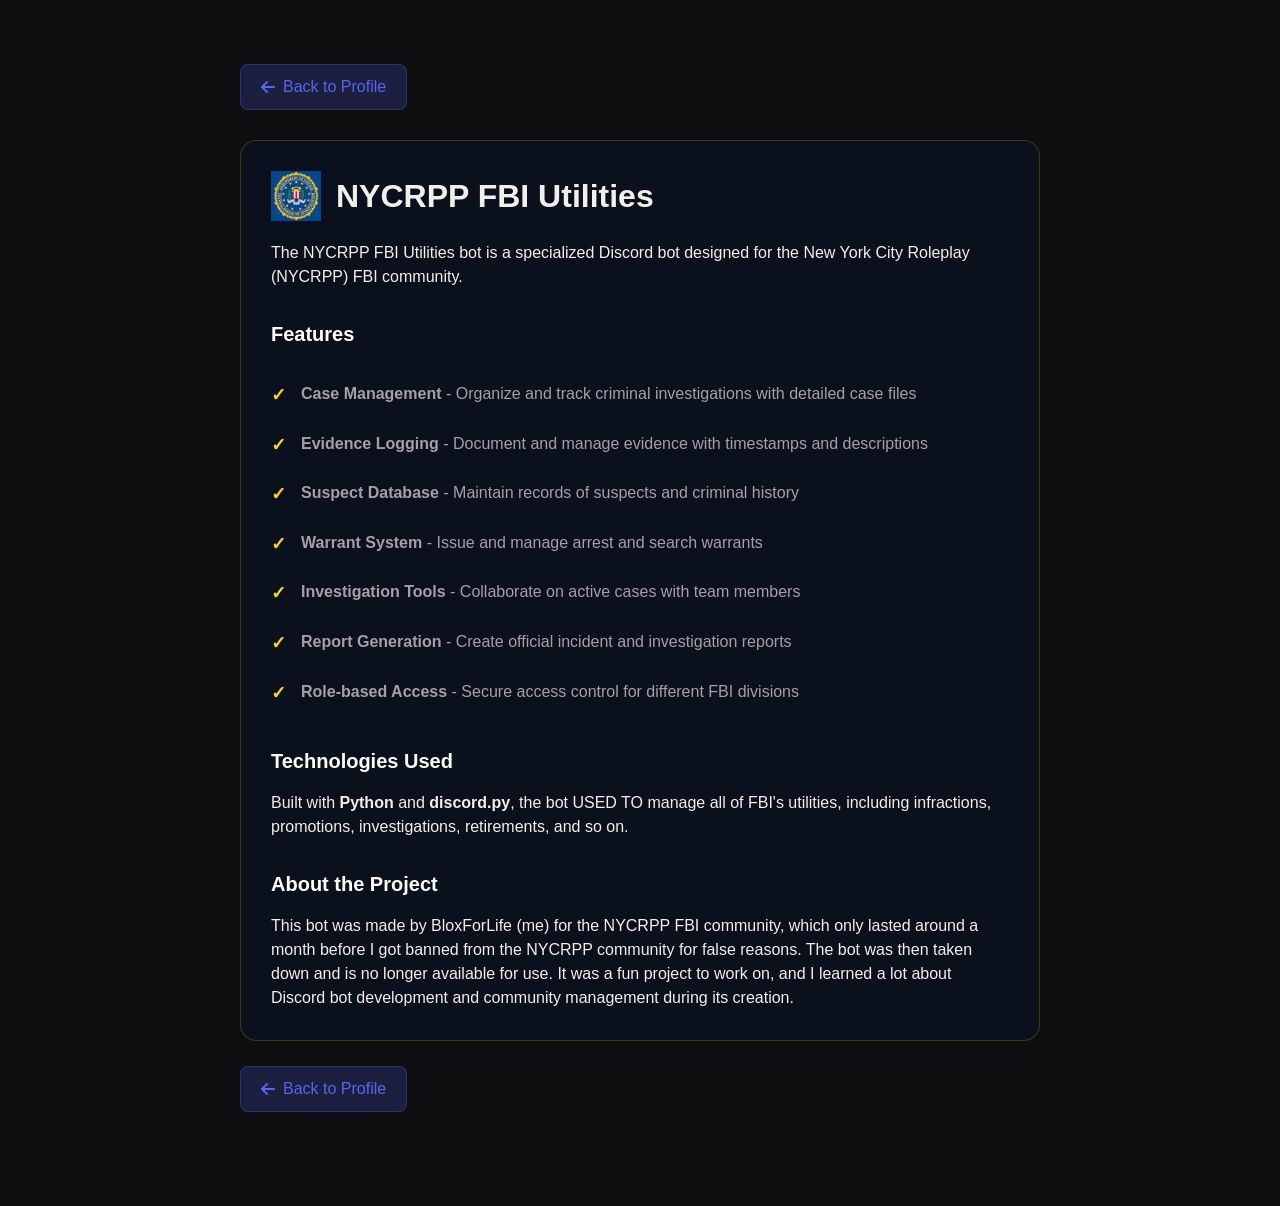
<file: fbi.html>
<!DOCTYPE html>
<html lang="en">
<head>
    <meta charset="UTF-8">
    <meta name="viewport" content="width=device-width, initial-scale=1.0">
    <title>FBI Utilities - BloxForLife</title>
    <link rel="stylesheet" href="style.css">
    <link rel="stylesheet" href="https://cdnjs.cloudflare.com/ajax/libs/font-awesome/6.4.0/css/all.min.css">
    <style>
        .back-btn {
            display: inline-flex;
            align-items: center;
            gap: 8px;
            padding: 10px 20px;
            background: rgba(88, 101, 242, 0.2);
            border: 1px solid rgba(88, 101, 242, 0.3);
            border-radius: 8px;
            color: #5865F2;
            text-decoration: none;
            margin-bottom: 30px;
            transition: 0.2s;
        }
        .back-btn:hover {
            background: rgba(88, 101, 242, 0.3);
        }
        .project-detail {
            background: rgba(0, 40, 104, 0.15);
            border: 1px solid rgba(255, 215, 0, 0.2);
            border-radius: 16px;
            padding: 30px;
            margin-bottom: 25px;
        }
        .project-detail h2 {
            display: flex;
            align-items: center;
            gap: 15px;
            font-size: 32px;
            margin-bottom: 20px;
        }
        .project-detail-logo {
            width: 50px;
            height: 50px;
        }
        .features-list {
            list-style: none;
            margin: 20px 0;
        }
        .features-list li {
            padding: 12px 0;
            padding-left: 30px;
            position: relative;
            color: #a1a1aa;
            line-height: 1.6;
        }
        .features-list li:before {
            content: "✓";
            position: absolute;
            left: 0;
            color: #FFD700;
            font-weight: bold;
            font-size: 18px;
        }
    </style>
</head>
<body>
    <div class="bg-grid"></div>

    <div class="container">
        <div class="profile-card" style="max-width: 800px;">
            <a href="index.html" class="back-btn">
                <i class="fa-solid fa-arrow-left"></i> Back to Profile
            </a>

            <div class="project-detail animate-up">
                <h2>
                    <img src="FBI.png" alt="FBI Logo" class="project-detail-logo">
                    NYCRPP FBI Utilities
                </h2>
                
                <p class="section-body" style="margin-bottom: 20px;">
                    The NYCRPP FBI Utilities bot is a specialized Discord bot designed for the New York City Roleplay (NYCRPP) FBI community.
                </p>

                <h3 style="color: #fff; font-size: 20px; margin-top: 30px; margin-bottom: 15px;">Features</h3>
                <ul class="features-list">
                    <li><strong>Case Management</strong> - Organize and track criminal investigations with detailed case files</li>
                    <li><strong>Evidence Logging</strong> - Document and manage evidence with timestamps and descriptions</li>
                    <li><strong>Suspect Database</strong> - Maintain records of suspects and criminal history</li>
                    <li><strong>Warrant System</strong> - Issue and manage arrest and search warrants</li>
                    <li><strong>Investigation Tools</strong> - Collaborate on active cases with team members</li>
                    <li><strong>Report Generation</strong> - Create official incident and investigation reports</li>
                    <li><strong>Role-based Access</strong> - Secure access control for different FBI divisions</li>
                </ul>

                <h3 style="color: #fff; font-size: 20px; margin-top: 30px; margin-bottom: 15px;">Technologies Used</h3>
                <p class="section-body">
                    Built with <strong>Python</strong> and <strong>discord.py</strong>, the bot USED TO manage all of FBI's utilities, including infractions, promotions, investigations, retirements, and so on.
                </p>

                <h3 style="color: #fff; font-size: 20px; margin-top: 30px; margin-bottom: 15px;">About the Project</h3>
                <p class="section-body">
                    This bot was made by BloxForLife (me) for the NYCRPP FBI community, which only lasted around a month before I got banned from the NYCRPP community for false reasons. The bot was then taken down and is no longer available for use. It was a fun project to work on, and I learned a lot about Discord bot development and community management during its creation.
                </p>
            </div>

            <a href="index.html" class="back-btn">
                <i class="fa-solid fa-arrow-left"></i> Back to Profile
            </a>
        </div>
    </div>
</body>
</html>
</file>
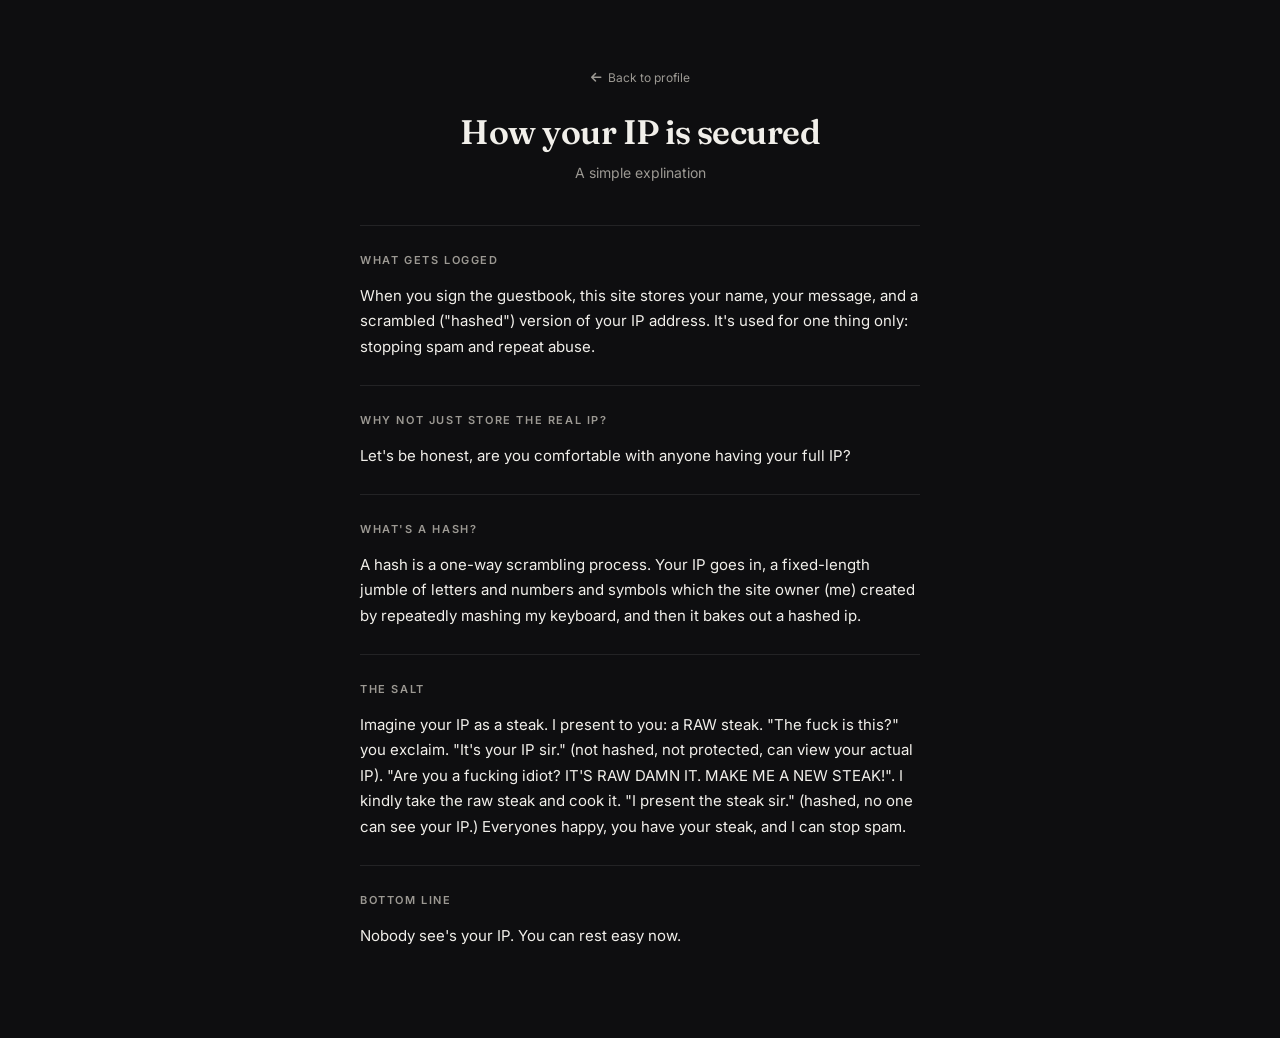
<file: ip-security.html>
<!DOCTYPE html>
<html lang="en">
<head>
    <meta charset="UTF-8">
    <meta name="viewport" content="width=device-width, initial-scale=1.0">
    <title>How your IP is secured — BloxForLife</title>
    <link rel="stylesheet" href="style.css">
    <link rel="stylesheet" href="https://cdnjs.cloudflare.com/ajax/libs/font-awesome/6.4.0/css/all.min.css">
    <link rel="preconnect" href="https://fonts.googleapis.com">
    <link rel="preconnect" href="https://fonts.gstatic.com" crossorigin>
    <link href="https://fonts.googleapis.com/css2?family=Fraunces:opsz,wght@9..144,500;9..144,600&family=Inter:wght@400;500;600;700&display=swap" rel="stylesheet">
</head>
<body>
    <div class="container">
        <div class="profile animate-in">

            <header class="profile-header">
                <a href="index.html" class="back-link"><i class="fa-solid fa-arrow-left"></i> Back to profile</a>
                <h1>How your IP is secured</h1>
                <p class="tagline">A simple explination</p>
            </header>

            <div class="divider"></div>

            <section class="profile-section">
                <div class="eyebrow">What gets logged</div>
                <p class="section-copy">When you sign the guestbook, this site stores your name, your message, and a scrambled ("hashed") version of your IP address. It's used for one thing only: stopping spam and repeat abuse.</p>
            </section>

            <div class="divider"></div>

            <section class="profile-section">
                <div class="eyebrow">Why not just store the real IP?</div>
                <p class="section-copy">Let's be honest, are you comfortable with anyone having your full IP?</p>
            </section>

            <div class="divider"></div>

            <section class="profile-section">
                <div class="eyebrow">What's a hash?</div>
                <p class="section-copy">A hash is a one-way scrambling process. Your IP goes in, a fixed-length jumble of letters and numbers and symbols which the site owner (me) created by repeatedly mashing my keyboard, and then it bakes out a hashed ip.</p>
            </section>

            <div class="divider"></div>

            <section class="profile-section">
                <div class="eyebrow">The salt</div>
                <p class="section-copy">Imagine your IP as a steak. I present to you: a RAW steak. "The fuck is this?" you exclaim. "It's your IP sir." (not hashed, not protected, can view your actual IP). "Are you a fucking idiot? IT'S RAW DAMN IT. MAKE ME A NEW STEAK!". I kindly take the raw steak and cook it. "I present the steak sir." (hashed, no one can see your IP.) Everyones happy, you have your steak, and I can stop spam.
                </p>
            </section>

            <div class="divider"></div>

            <section class="profile-section">
                <div class="eyebrow">Bottom line</div>
                <p class="section-copy">Nobody see's your IP. You can rest easy now.</p>
            </section>

        </div>
    </div>
</body>
</html>
</file>
<file: style.css>
:root {
    --ink: #0E0E10;
    --surface: #16171A;
    --border: rgba(255, 255, 255, 0.09);
    --text: #F1EFEA;
    --text-muted: #9C9993;
    --accent: #C79A56;
    --accent-soft: rgba(199, 154, 86, 0.12);
}

* { margin: 0; padding: 0; box-sizing: border-box; }

body {
    background: var(--ink);
    color: var(--text);
    font-family: 'Inter', sans-serif;
    display: flex;
    justify-content: center;
    min-height: 100vh;
    padding: 64px 20px;
    line-height: 1.5;
}

/* --- Enter overlay --- */
#console-loader {
    position: fixed; inset: 0;
    background: var(--ink);
    z-index: 9999;
    display: flex; justify-content: center; align-items: center;
    cursor: pointer;
    transition: opacity 0.5s ease, visibility 0.5s ease;
}
#console-loader.fade-out { opacity: 0; visibility: hidden; }

.enter-box { display: flex; flex-direction: column; align-items: center; gap: 10px; }
.enter-title {
    font-family: 'Fraunces', serif;
    font-size: 22px;
    font-weight: 600;
    color: var(--text);
    animation: pulse 1.6s ease-in-out infinite;
}
.enter-subtitle { font-size: 13px; color: var(--text-muted); }
@keyframes pulse { 0%, 100% { opacity: 1; } 50% { opacity: 0.5; } }

/* --- Layout --- */
.container { width: 100%; display: flex; justify-content: center; }
.profile { width: 560px; max-width: 100%; }

.animate-in { animation: fadeUp 0.6s cubic-bezier(0.25, 1, 0.5, 1) both; }
@keyframes fadeUp { from { opacity: 0; transform: translateY(14px); } to { opacity: 1; transform: translateY(0); } }

/* --- Header --- */
.profile-header { text-align: center; padding-bottom: 28px; }

.pfp-wrapper { display: inline-block; margin-bottom: 18px; }
.avatar {
    width: 84px; height: 84px;
    border-radius: 50%;
    object-fit: cover;
    border: 1px solid var(--border);
    box-shadow: 0 8px 24px rgba(0, 0, 0, 0.4);
}

h1 {
    font-family: 'Fraunces', serif;
    font-size: 34px;
    font-weight: 600;
    letter-spacing: -0.5px;
    margin-bottom: 4px;
}

.badge-row { display: flex; justify-content: center; align-items: center; gap: 6px; margin: 2px 0 8px; }
.discord-badge { width: 20px; height: 20px; object-fit: contain; cursor: pointer; transition: transform 0.15s ease, opacity 0.15s ease; }
.discord-badge:hover, .discord-badge.active { transform: scale(1.25); }
.badge-row:has(.active) .discord-badge:not(.active) { opacity: 0.5; }
.badge-tip { font-size: 11px; color: var(--accent); margin: -2px 0 8px; }

.discord-bio {
    margin-top: 12px;
    padding: 10px 12px;
    background: var(--surface);
    border: 1px solid var(--border);
    border-radius: 8px;
}
.discord-bio-label { display: flex; align-items: center; gap: 6px; font-size: 11px; color: var(--text-muted); margin-bottom: 4px; }
.discord-bio-label i { color: #5865F2; font-size: 13px; }
.discord-bio-text { font-size: 13px; line-height: 1.6; color: var(--text); white-space: pre-line; overflow-wrap: anywhere; }

.tagline { font-size: 14px; color: var(--text-muted); margin-bottom: 14px; }

.status-row { display: flex; align-items: center; justify-content: center; gap: 8px; margin-bottom: 10px; }
.live-dot { width: 8px; height: 8px; border-radius: 50%; background: #80848e; box-shadow: 0 0 6px currentColor; }
.custom-status-pill {
    display: inline-flex; align-items: center; gap: 6px;
    background: var(--surface);
    border: 1px solid var(--border);
    padding: 4px 12px;
    border-radius: 20px;
    font-size: 12px;
    line-height: 1;
    color: var(--text-muted);
}
#custom-status-text { line-height: 1; display: inline-flex; align-items: center; }
.status-emoji { width: 14px; height: 14px; display: block; }
#custom-status-emoji { display: inline-flex; align-items: center; justify-content: center; line-height: 1; font-size: 1em; }

.meta-line { font-size: 12px; color: var(--text-muted); margin-bottom: 14px; letter-spacing: 0.2px; display: flex; align-items: center; justify-content: center; flex-wrap: wrap; gap: 4px; }
#weather-info { display: inline-flex; align-items: center; gap: 4px; line-height: 1; }

.donate-pill {
    display: inline-block;
    font-size: 12px;
    color: var(--accent);
    background: var(--accent-soft);
    border: 1px solid rgba(199, 154, 86, 0.25);
    padding: 6px 14px;
    border-radius: 20px;
}

/* --- Sections --- */
.divider { height: 1px; background: var(--border); }
.profile-section { padding: 26px 0; }

.eyebrow {
    font-size: 11px;
    font-weight: 600;
    letter-spacing: 1.6px;
    text-transform: uppercase;
    color: var(--text-muted);
    margin-bottom: 14px;
}

.section-copy { font-size: 15px; line-height: 1.7; color: var(--text); }

.stack-line { display: flex; align-items: center; gap: 10px; font-size: 14px; color: var(--text); flex-wrap: wrap; }
.stack-line i { color: var(--accent); margin-right: 4px; }
.dot-sep { color: var(--text-muted); }

/* --- Projects --- */
.project-row {
    display: flex; align-items: center; gap: 14px;
    text-decoration: none; color: inherit;
    padding: 12px 14px;
    border: 1px solid var(--border);
    border-radius: 8px;
    background: var(--surface);
    transition: border-color 0.2s ease, transform 0.2s ease;
}
.project-row:hover { border-color: var(--accent); transform: translateX(3px); }
.project-icon { width: 40px; height: 40px; border-radius: 8px; display: flex; align-items: center; justify-content: center; flex-shrink: 0; }
.fbi-icon { background: rgba(0, 40, 104, 0.25); border: 1px solid rgba(255, 215, 0, 0.25); }
.project-info { flex-grow: 1; }
.project-name { font-size: 13px; font-weight: 600; color: var(--text); }
.project-desc { font-size: 12px; color: var(--text-muted); margin-top: 2px; }
.project-arrow { color: var(--text-muted); font-size: 13px; transition: transform 0.2s ease, color 0.2s ease; }
.project-row:hover .project-arrow { color: var(--accent); transform: translateX(2px); }

/* --- Spotify --- */
.spotify-widget {
    display: flex; align-items: center; gap: 12px;
    background: rgba(30, 215, 96, 0.06);
    border: 1px solid rgba(30, 215, 96, 0.18);
    padding: 12px; border-radius: 8px; margin-bottom: 12px;
}
.spot-art { width: 44px; height: 44px; border-radius: 6px; }
.spot-info { flex-grow: 1; overflow: hidden; }
.spot-title { font-weight: 600; font-size: 14px; white-space: nowrap; overflow: hidden; text-overflow: ellipsis; }
.spot-artist { font-size: 12px; color: #1ed760; }
.spot-logo { font-size: 18px; color: #1ed760; }

/* --- Music player --- */
.music-player {
    display: flex; align-items: center; gap: 14px; flex-wrap: wrap;
    background: var(--surface);
    border: 1px solid var(--border);
    padding: 12px 16px; border-radius: 8px; margin-bottom: 12px;
}
.ctrl-btn {
    background: var(--accent); color: #161310; border: none;
    padding: 7px 16px; border-radius: 20px;
    font-weight: 600; font-size: 13px;
    display: flex; align-items: center; gap: 6px;
    cursor: pointer;
    transition: filter 0.2s ease;
}
.ctrl-btn:hover { filter: brightness(1.08); }
.volume-control { display: flex; align-items: center; gap: 8px; margin-left: auto; color: var(--text-muted); font-size: 13px; }

input[type=range] { -webkit-appearance: none; appearance: none; width: 90px; height: 3px; background: var(--border); border-radius: 2px; outline: none; cursor: pointer; }
input[type=range]::-webkit-slider-thumb { -webkit-appearance: none; height: 13px; width: 13px; border-radius: 50%; background: var(--accent); cursor: pointer; }
input[type=range]::-moz-range-thumb { height: 13px; width: 13px; border-radius: 50%; background: var(--accent); border: none; cursor: pointer; }

/* --- YouTube / lyrics --- */
.ytmusic-widget { background: var(--surface); border: 1px solid var(--border); border-radius: 8px; padding: 14px 16px; }
.ytmusic-header { display: flex; align-items: center; gap: 10px; font-size: 13px; color: var(--text-muted); }
.ytmusic-header i { color: #ff0000; font-size: 17px; }
.now-playing-track { margin-top: 8px; }
.track-name { font-weight: 600; font-size: 15px; color: var(--text); }
.track-artist { font-size: 12px; color: var(--accent); margin-top: 2px; }
#yt-player-container { margin-top: 12px; border-radius: 6px; overflow: hidden; }

.lyrics-container {
    margin-top: 12px;
    height: 170px;
    overflow-y: auto;
    -webkit-overflow-scrolling: touch;
    position: relative;
    border-radius: 6px;
    background: rgba(0, 0, 0, 0.25);
    -webkit-mask-image: linear-gradient(to bottom, transparent, black 15%, black 85%, transparent);
    mask-image: linear-gradient(to bottom, transparent, black 15%, black 85%, transparent);
    scrollbar-width: none;
}
.lyrics-container::-webkit-scrollbar { display: none; }
.lyrics-container.unsynced { border: 1px dashed var(--border); }
.lyrics-scroll { display: flex; flex-direction: column; gap: 12px; padding: 70px 16px; }
.lyric-line { font-size: 13px; color: var(--text-muted); text-align: center; transition: color 0.3s ease, font-size 0.3s ease; }
.lyric-line.active { color: var(--accent); font-weight: 600; font-size: 15px; }
.lyrics-sync-note { position: absolute; top: 6px; left: 0; right: 0; text-align: center; font-size: 10px; color: var(--text-muted); z-index: 1; }

/* --- Links --- */
.links { display: flex; flex-direction: column; gap: 10px; }
.btn {
    display: flex; align-items: center; gap: 10px;
    padding: 12px 14px;
    border: 1px solid var(--border);
    border-radius: 8px;
    background: var(--surface);
    color: var(--text-muted);
    text-decoration: none;
    font-size: 13px; font-weight: 500;
    transition: all 0.2s ease;
}
.btn i { font-size: 15px; color: inherit; }
.btn:hover { color: var(--accent); border-color: var(--accent); transform: translateX(3px); }

/* --- Guestbook --- */
.guestbook-form { display: flex; flex-direction: column; gap: 10px; }
.guestbook-input {
    background: var(--surface);
    border: 1px solid var(--border);
    border-radius: 8px;
    padding: 10px 12px;
    color: var(--text);
    font-family: 'Inter', sans-serif;
    font-size: 13px;
    outline: none;
    transition: border-color 0.2s ease;
}
.guestbook-input:focus { border-color: var(--accent); }
.guestbook-input::placeholder { color: var(--text-muted); }
.guestbook-textarea { resize: vertical; min-height: 70px; }
.guestbook-submit { align-self: flex-start; }
.guestbook-disclosure { font-size: 11px; color: var(--text-muted); opacity: 0.7; line-height: 1.4; }
.disclosure-link { color: var(--accent); text-decoration: underline; opacity: 1; }
.disclosure-link:hover { opacity: 0.8; }

.guestbook-wall { display: flex; flex-direction: column; gap: 8px; margin-top: 16px; max-height: 340px; overflow-y: auto; }
.wall-entry {
    background: var(--surface);
    border: 1px solid var(--border);
    border-radius: 8px;
    padding: 10px 12px;
}
.wall-entry-head { display: flex; align-items: center; gap: 8px; }
.wall-entry-avatar { width: 18px; height: 18px; border-radius: 50%; flex-shrink: 0; object-fit: cover; }
.wall-entry-name { font-size: 12px; font-weight: 600; color: var(--accent); }
.wall-entry-time { font-size: 11px; color: var(--text-muted); flex-shrink: 0; margin-left: auto; }
.wall-entry-msg { font-size: 13px; color: var(--text); margin-top: 4px; line-height: 1.5; word-wrap: break-word; white-space: pre-wrap; }
.wall-empty { font-size: 12px; color: var(--text-muted); text-align: center; padding: 10px 0; }

.wall-reactions { display: flex; gap: 6px; margin-top: 8px; }
.reaction-btn {
    background: var(--ink);
    border: 1px solid var(--border);
    border-radius: 20px;
    padding: 3px 9px;
    font-family: 'Inter', sans-serif;
    font-size: 12px; line-height: 1.4;
    color: var(--text-muted);
    cursor: pointer;
    transition: border-color 0.15s ease, color 0.15s ease, background 0.15s ease, transform 0.1s ease;
}
.reaction-btn:hover { border-color: var(--accent); color: var(--text); }
.reaction-btn:active { transform: scale(0.94); }
.reaction-btn.active { background: var(--accent-soft); border-color: rgba(199, 154, 86, 0.45); color: var(--accent); }
.reaction-btn:disabled { opacity: 0.6; cursor: default; }

.wall-entry-actions { display: flex; gap: 12px; margin-top: 6px; }
.wall-action-btn {
    background: none; border: none; padding: 0;
    font-family: 'Inter', sans-serif;
    font-size: 11px; color: var(--text-muted);
    cursor: pointer; text-decoration: underline;
    transition: color 0.2s ease;
}
.wall-action-btn:hover { color: var(--accent); }
.wall-action-btn.danger { color: rgba(242, 63, 66, 0.7); }
.wall-action-btn.danger:hover { color: #f23f42; }

.guestbook-discord-area {
    display: flex; align-items: center; gap: 8px;
    margin-top: 10px;
    font-size: 11px; color: var(--text-muted);
}
.discord-mini-avatar { width: 20px; height: 20px; border-radius: 50%; object-fit: cover; }
.discord-login-link {
    display: inline-flex; align-items: center; gap: 6px;
    color: var(--text-muted);
    text-decoration: none;
    opacity: 0.7;
    transition: opacity 0.2s ease, color 0.2s ease;
}
.discord-login-link:hover { opacity: 1; color: #5865F2; }
.discord-login-link i { font-size: 13px; }
.discord-login-status { font-weight: 600; color: var(--text); }
.discord-logout-link { color: var(--text-muted); text-decoration: underline; }
.discord-logout-link:hover { color: var(--accent); }

/* --- Song requests --- */
.song-form { display: flex; gap: 8px; }
.song-form .guestbook-input { flex-grow: 1; min-width: 0; }
.song-form .ctrl-btn { flex-shrink: 0; }
.song-queue { display: flex; flex-direction: column; gap: 6px; margin-top: 8px; }
.song-row {
    display: flex; align-items: center; gap: 10px;
    background: var(--surface);
    border: 1px solid var(--border);
    border-radius: 8px;
    padding: 8px 12px;
}
.song-icon { font-size: 14px; flex-shrink: 0; }
.song-info { flex-grow: 1; min-width: 0; }
.song-title { font-size: 13px; font-weight: 600; color: var(--text); white-space: nowrap; overflow: hidden; text-overflow: ellipsis; }
.song-meta { display: flex; align-items: center; gap: 5px; font-size: 11px; color: var(--text-muted); margin-top: 1px; }
.song-avatar { width: 14px; height: 14px; border-radius: 50%; object-fit: cover; }
.song-delete { flex-shrink: 0; }

.back-link {
    display: inline-flex; align-items: center; gap: 6px;
    font-size: 12px; color: var(--text-muted);
    text-decoration: none;
    margin-bottom: 20px;
    transition: color 0.2s ease;
}
.back-link:hover { color: var(--accent); }

.inline-code {
    background: var(--surface);
    border: 1px solid var(--border);
    border-radius: 4px;
    padding: 2px 6px;
    font-family: monospace;
    font-size: 13px;
    color: var(--accent);
}
.guestbook-status { font-size: 12px; color: var(--text-muted); min-height: 16px; }

/* --- 404 page --- */
.error-hero { text-align: center; padding: 40px 0 24px; }
.error-code {
    font-family: 'Fraunces', serif;
    font-size: 48px;
    font-weight: 600;
    letter-spacing: 1px;
    display: flex; align-items: center; justify-content: center; gap: 16px;
}
.error-sparkle { color: var(--accent); font-size: 22px; }

.error-rows { display: flex; flex-direction: column; gap: 14px; padding: 26px 0; max-width: 280px; margin: 0 auto; }
.error-row { display: flex; justify-content: space-between; gap: 16px; font-size: 13px; }
.error-label { color: var(--text-muted); }
.error-value { color: var(--text); font-weight: 600; text-align: right; }

.error-home {
    display: block;
    text-align: center;
    padding: 26px 0 4px;
    font-size: 13px;
    color: var(--text-muted);
    text-decoration: none;
    transition: color 0.2s ease;
}
.error-home strong { color: var(--text); }
.error-home:hover { color: var(--accent); }
.error-home:hover strong { color: var(--accent); }

/* --- Footer --- */
.profile-footer { display: flex; flex-direction: column; align-items: center; gap: 4px; padding-top: 26px; }
.visitor-count { font-size: 11px; color: var(--text-muted); opacity: 0.7; letter-spacing: 0.3px; }
#visitor-count.editable { cursor: pointer; text-decoration: underline dotted; }
#visitor-count.editable:hover { color: var(--accent); }
.last-update { font-size: 11px; color: var(--text-muted); opacity: 0.6; letter-spacing: 0.2px; text-align: center; }

/* --- Mobile --- */
@media (max-width: 600px) {
    body { padding: 40px 16px; }
    h1 { font-size: 28px; }
    .avatar { width: 68px; height: 68px; }
    .profile-section { padding: 20px 0; }
    .section-copy { font-size: 14px; }
    .music-player { padding: 12px; justify-content: center; }
    .volume-control { width: 100%; margin-left: 0; justify-content: center; }
    input[type=range] { width: 140px; }
    .lyrics-container { height: 140px; }
    .lyrics-scroll { padding: 60px 10px; }
    .btn { padding: 11px 12px; font-size: 12px; }

    .meta-line { font-size: 11px; gap: 3px; }
    .custom-status-pill { font-size: 11px; padding: 3px 10px; }
    .donate-pill { font-size: 11px; padding: 5px 12px; }

    .guestbook-input { font-size: 13px; padding: 9px 11px; }
    .guestbook-textarea { min-height: 60px; }
    .guestbook-submit { align-self: stretch; text-align: center; justify-content: center; }

    .profile-footer { padding-top: 20px; }

    .error-code { font-size: 36px; gap: 12px; }
}
</file>
